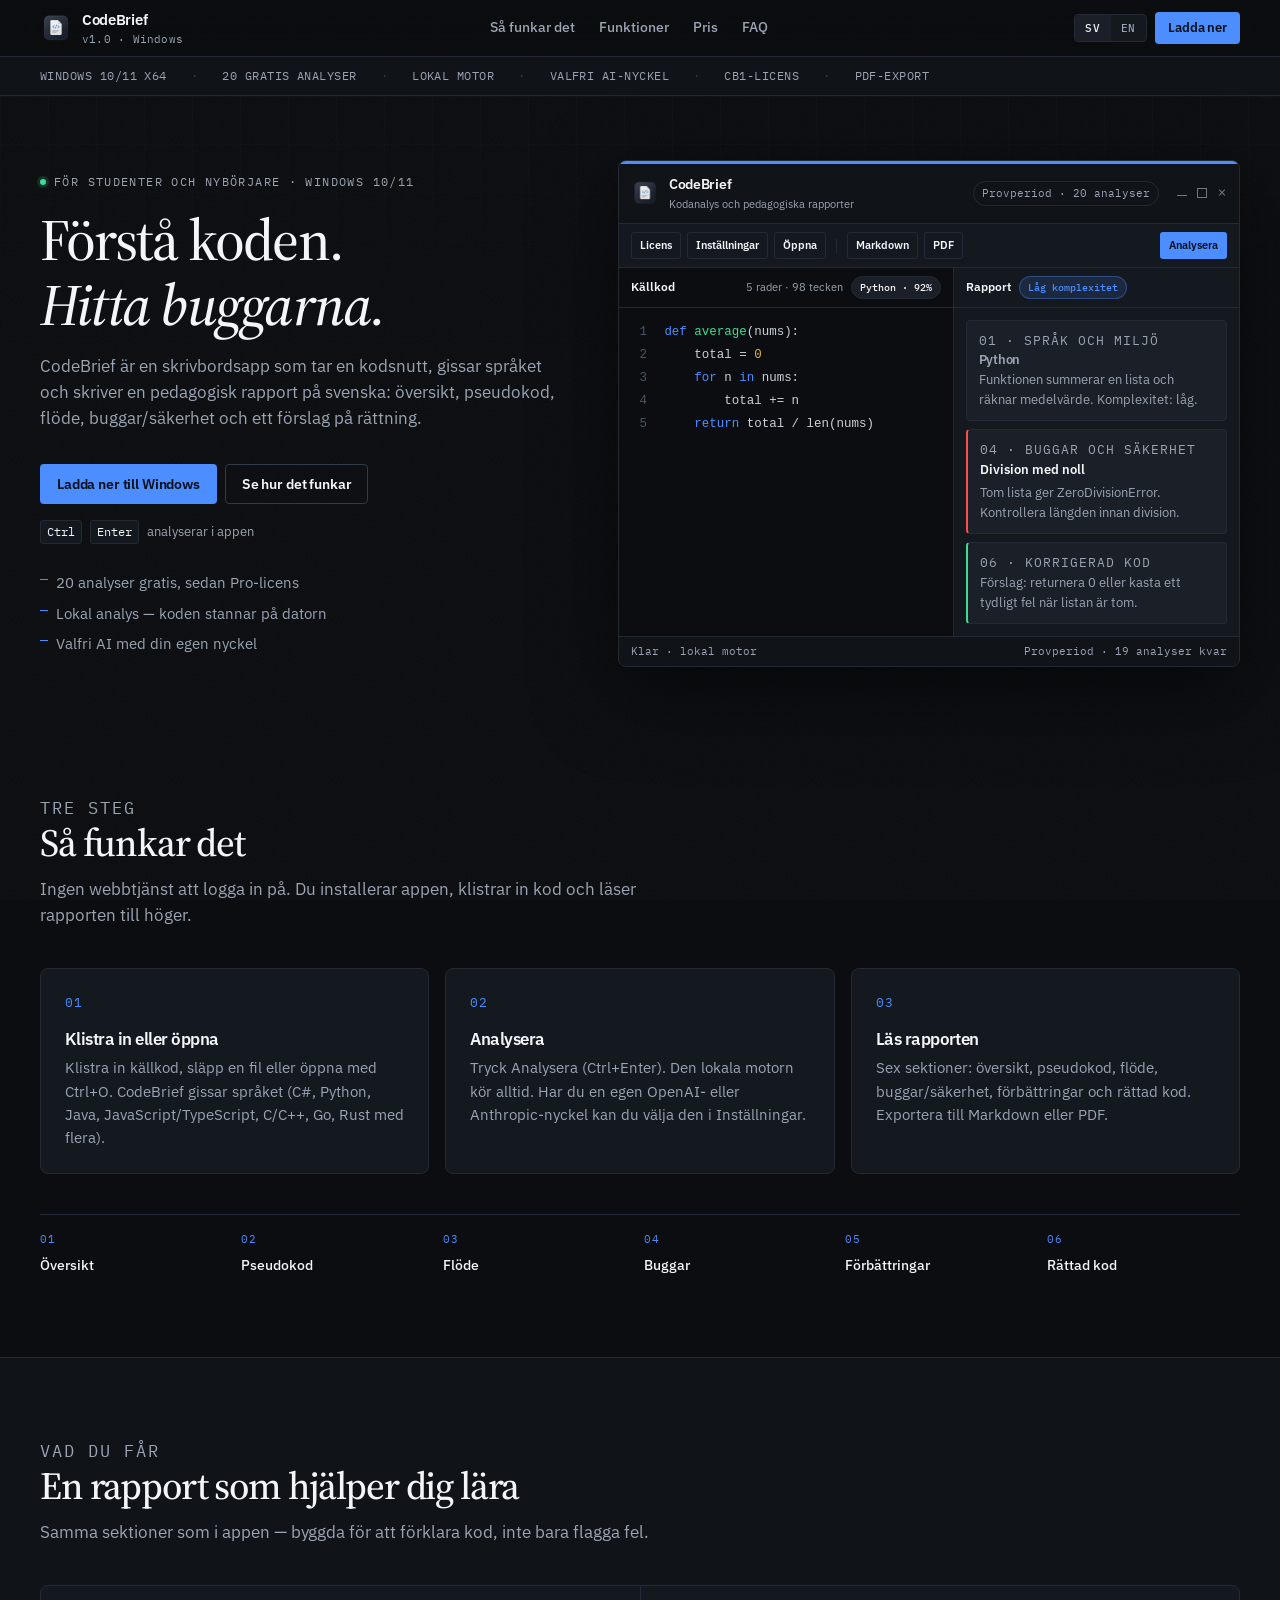
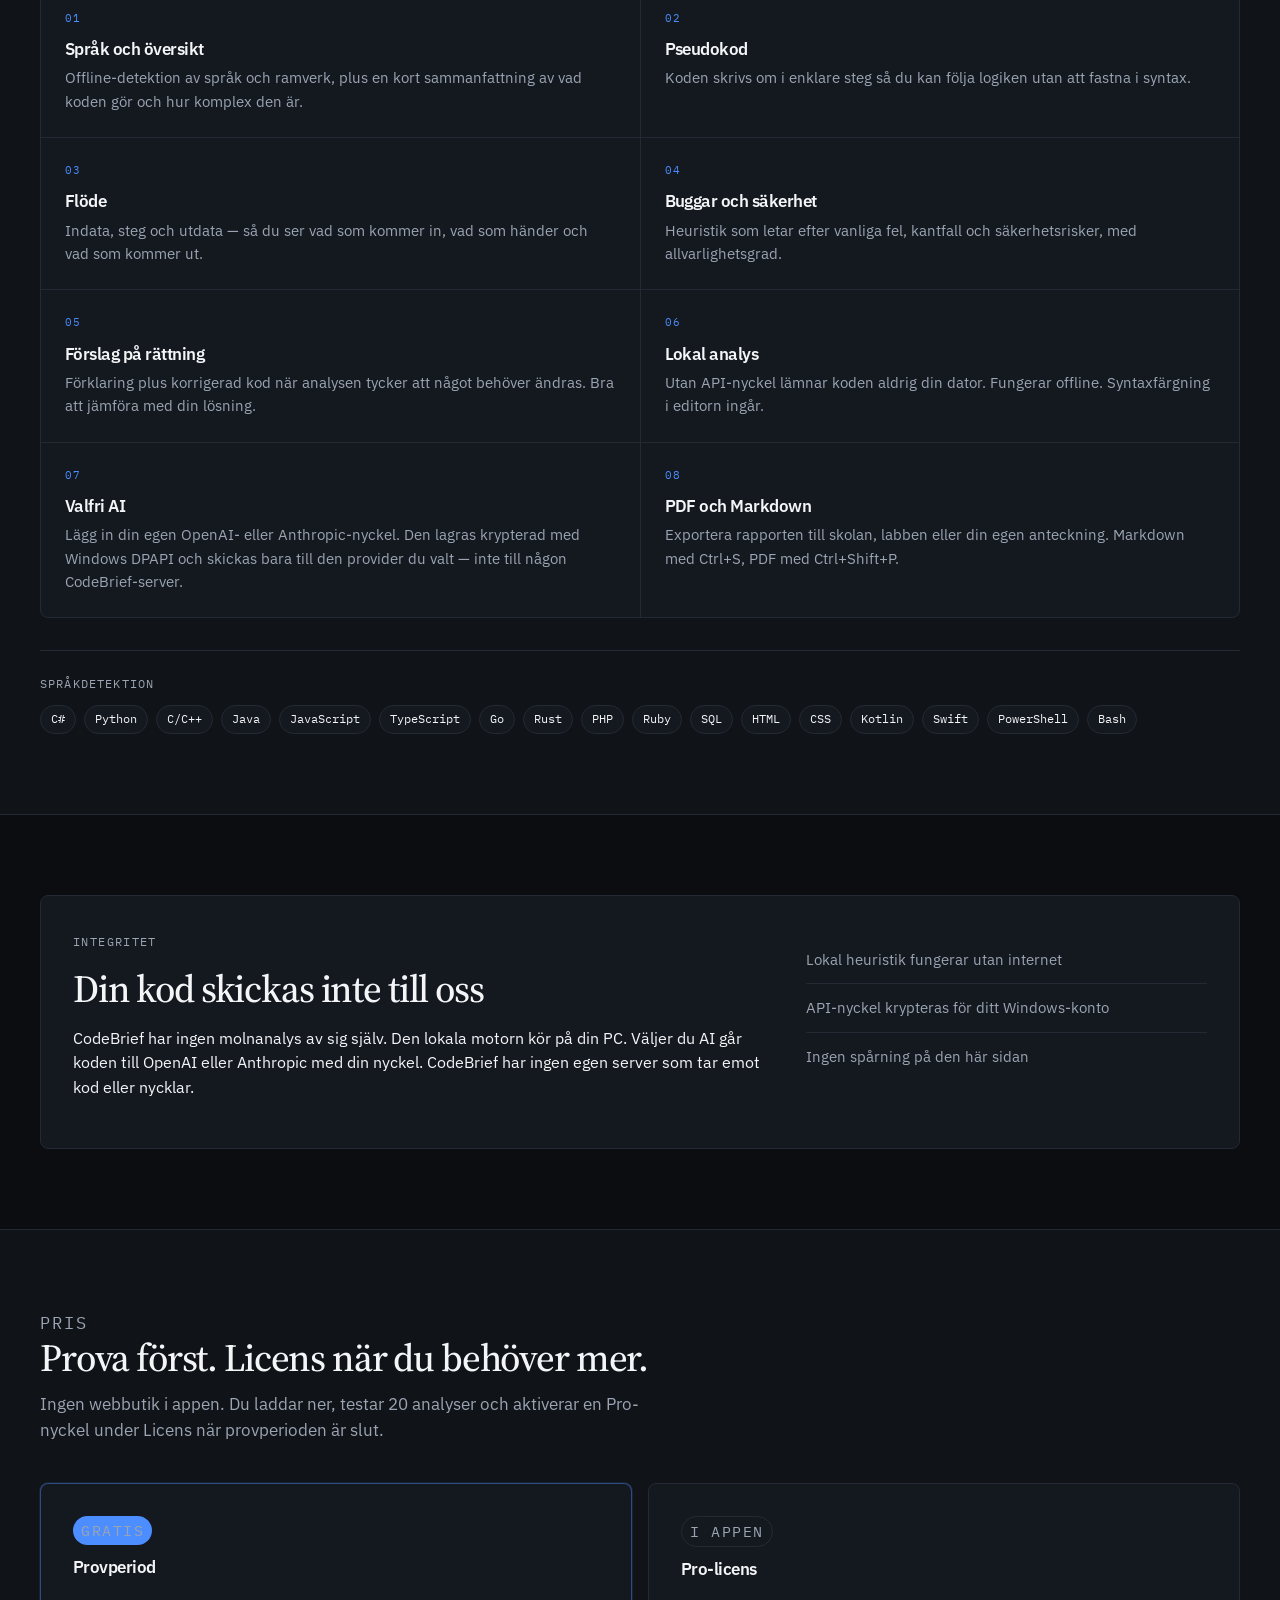
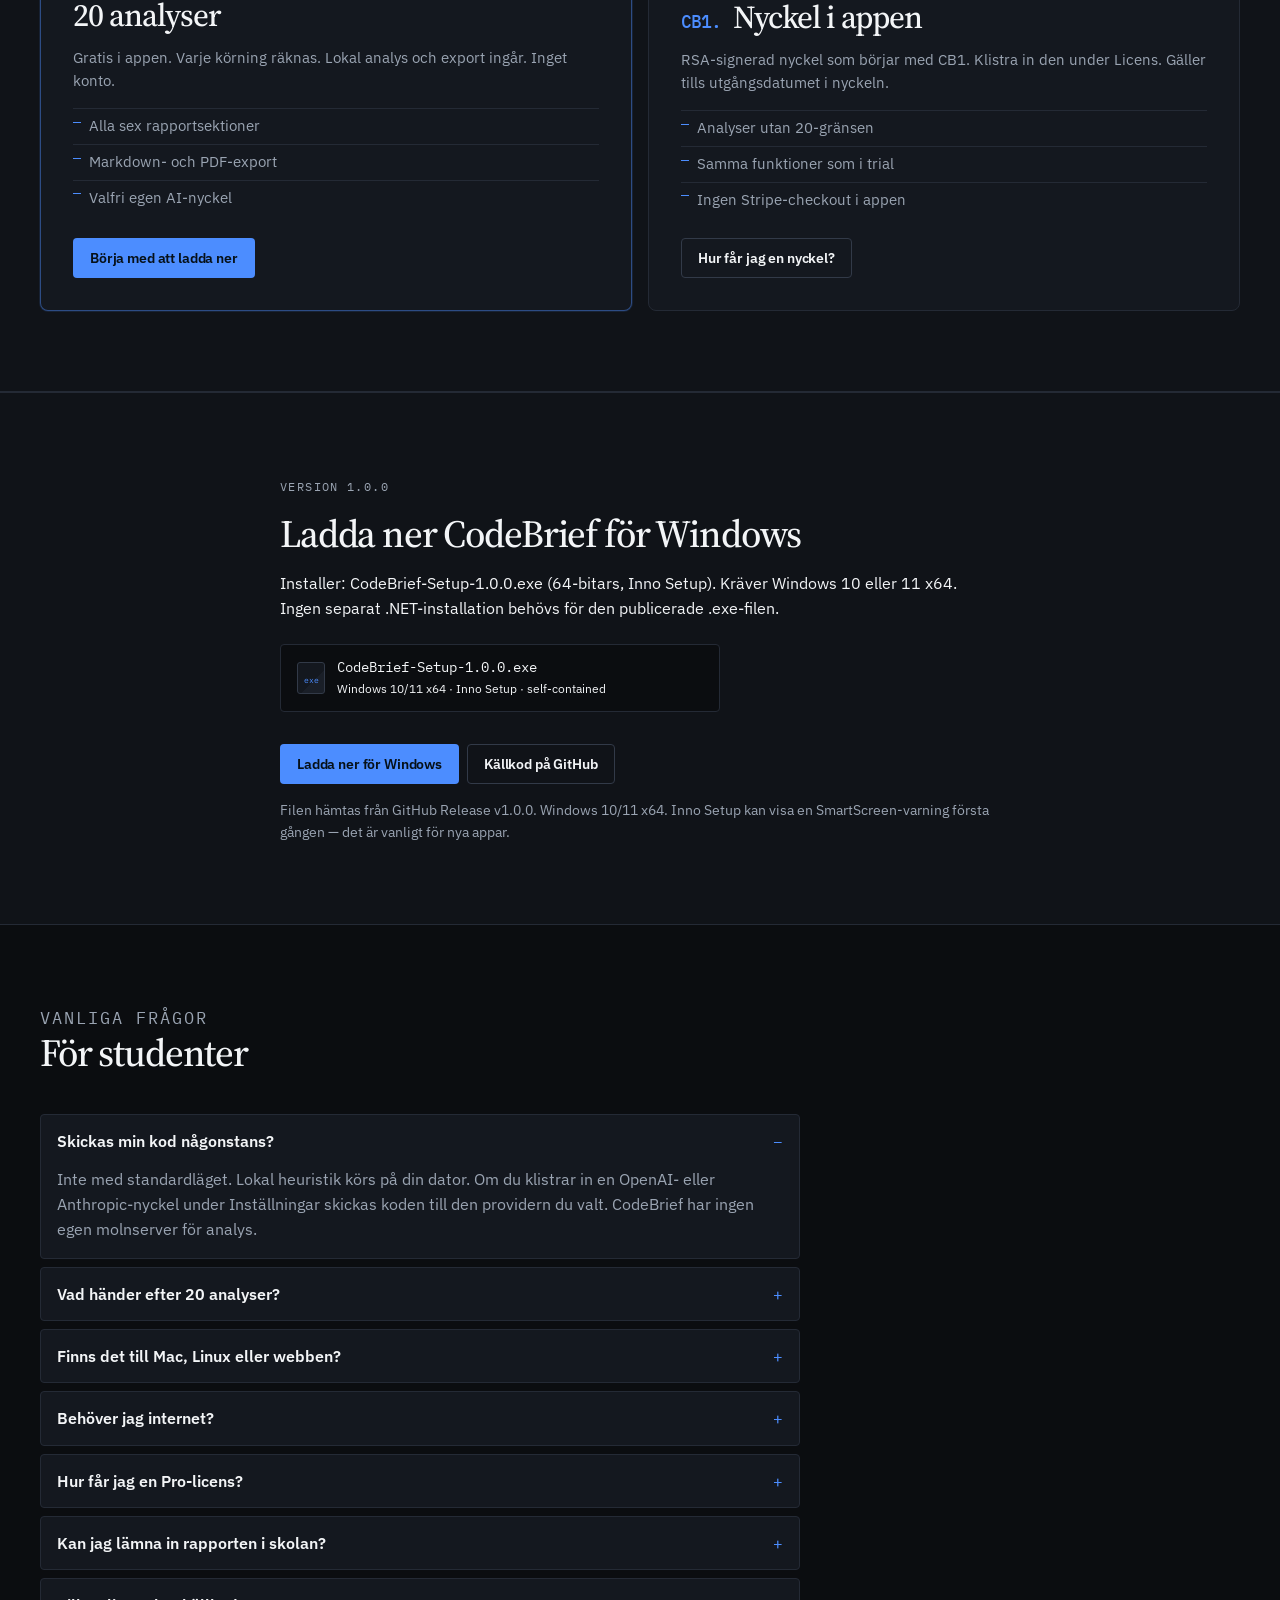
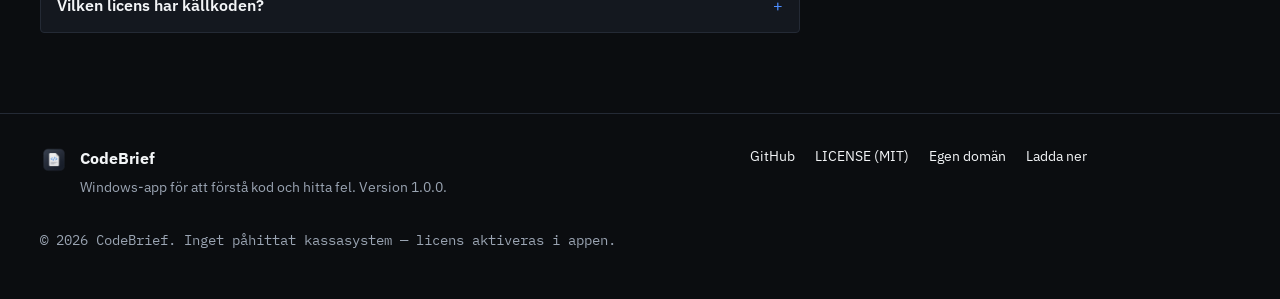
<file: docs/index.html>
<!DOCTYPE html>
<html lang="sv">
<head>
  <meta charset="utf-8">
  <meta name="viewport" content="width=device-width, initial-scale=1">
  <title>CodeBrief — Förstå kod och hitta buggar</title>
  <meta name="description" content="CodeBrief är en Windows-app för studenter. Klistra in kod, få översikt, pseudokod, flöde och buggar/säkerhet. Lokal analys, 20 gratis analyser.">
  <meta name="theme-color" content="#0B0D10">
  <link rel="icon" href="./assets/favicon.ico">
  <link rel="apple-touch-icon" href="./assets/logo.png">
  <meta property="og:title" content="CodeBrief — Förstå kod och hitta buggar">
  <meta property="og:description" content="Windows-app för studenter: förstå kod, hitta fel, exportera rapport. Lokal analys utan att skicka koden.">
  <meta property="og:image" content="./assets/logo.png">
  <meta property="og:type" content="website">
  <link rel="preconnect" href="https://fonts.googleapis.com">
  <link rel="preconnect" href="https://fonts.gstatic.com" crossorigin>
  <link href="https://fonts.googleapis.com/css2?family=IBM+Plex+Mono:wght@400;500&family=IBM+Plex+Sans:wght@400;500;600&family=Source+Serif+4:ital,opsz,wght@0,8..60,500;0,8..60,600;1,8..60,500&display=swap" rel="stylesheet">
  <link rel="stylesheet" href="./styles.css">
</head>
<body>
  <a class="skip" href="#innehall" data-i18n="skip">Hoppa till innehållet</a>

  <header class="site-header">
    <div class="wrap header-inner">
      <a class="brand" href="#top">
        <img src="./assets/logo.png" alt="" width="32" height="32">
        <span>
          <strong>CodeBrief</strong>
          <small data-i18n="brand.tag">v1.0 · Windows</small>
        </span>
      </a>

      <nav class="nav" id="nav" aria-label="Huvudmeny">
        <a href="#sa-funkar-det" data-i18n="nav.how">Så funkar det</a>
        <a href="#funktioner" data-i18n="nav.features">Funktioner</a>
        <a href="#pris" data-i18n="nav.pricing">Pris</a>
        <a href="#faq" data-i18n="nav.faq">FAQ</a>
        <a href="#ladda-ner" class="nav-download" data-i18n="nav.download">Ladda ner</a>
      </nav>

      <div class="header-actions">
        <div class="lang" role="group" aria-label="Language">
          <button type="button" id="lang-sv" aria-pressed="true">SV</button>
          <button type="button" id="lang-en" aria-pressed="false">EN</button>
        </div>
        <a class="btn btn-primary btn-compact" href="#ladda-ner" data-i18n="nav.download">Ladda ner</a>
        <button type="button" class="menu-btn" id="menu-btn" aria-expanded="false" aria-controls="nav" data-i18n="nav.menu">Meny</button>
      </div>
    </div>
  </header>

  <div class="spec-bar" aria-hidden="false">
    <div class="wrap spec-inner">
      <span data-i18n="spec.1">Windows 10/11 x64</span>
      <span data-i18n="spec.2">20 gratis analyser</span>
      <span data-i18n="spec.3">Lokal motor</span>
      <span data-i18n="spec.4">Valfri AI-nyckel</span>
      <span data-i18n="spec.5">CB1-licens</span>
      <span data-i18n="spec.6">PDF-export</span>
    </div>
  </div>

  <main id="innehall">
    <section class="hero" id="top">
      <div class="wrap hero-grid">
        <div class="hero-copy">
          <p class="eyebrow">
            <span class="dot" aria-hidden="true"></span>
            <span data-i18n="hero.eyebrow">För studenter och nybörjare · Windows 10/11</span>
          </p>
          <h1>
            <span data-i18n="hero.title.1">Förstå koden.</span>
            <em data-i18n="hero.title.2">Hitta buggarna.</em>
          </h1>
          <p class="lede" data-i18n="hero.lede">CodeBrief är en skrivbordsapp som tar en kodsnutt, gissar språket och skriver en pedagogisk rapport på svenska: översikt, pseudokod, flöde, buggar/säkerhet och ett förslag på rättning.</p>
          <div class="hero-cta">
            <a class="btn btn-primary" id="cta-download" href="#ladda-ner" data-i18n="hero.cta">Ladda ner till Windows</a>
            <a class="btn btn-ghost" href="#sa-funkar-det" data-i18n="hero.secondary">Se hur det funkar</a>
          </div>
          <p class="kbd-hint">
            <kbd>Ctrl</kbd><kbd>Enter</kbd>
            <span data-i18n="hero.kbd">analyserar i appen</span>
          </p>
          <ul class="hero-points">
            <li data-i18n="hero.p1">20 analyser gratis, sedan Pro-licens</li>
            <li data-i18n="hero.p2">Lokal analys — koden stannar på datorn</li>
            <li data-i18n="hero.p3">Valfri AI med din egen nyckel</li>
          </ul>
        </div>

        <figure class="studio-window" aria-hidden="true">
          <div class="win-accent"></div>
          <header class="win-titlebar">
            <img src="./assets/logo.png" alt="" width="28" height="28">
            <div class="win-titles">
              <div class="win-name">CodeBrief</div>
              <div class="win-sub" data-i18n="app.subtitle">Kodanalys och pedagogiska rapporter</div>
            </div>
            <span class="win-pill" data-i18n="app.trial">Provperiod · 20 analyser</span>
            <div class="win-caption" aria-hidden="true">
              <span class="cap-min"></span>
              <span class="cap-max"></span>
              <span class="cap-close"></span>
            </div>
          </header>
          <div class="win-toolbar">
            <span class="tb-ghost" data-i18n="mock.license">Licens</span>
            <span class="tb-ghost" data-i18n="mock.settings">Inställningar</span>
            <span class="tb-ghost" data-i18n="mock.open">Öppna</span>
            <span class="tb-sep"></span>
            <span class="tb-ghost" data-i18n="mock.md">Markdown</span>
            <span class="tb-ghost" data-i18n="mock.pdf">PDF</span>
            <span class="tb-primary" data-i18n="mock.analyze">Analysera</span>
          </div>
          <div class="win-body">
            <div class="win-editor">
              <div class="win-pane-head">
                <span data-i18n="mock.source">Källkod</span>
                <span class="win-meta" data-i18n="mock.lines">5 rader · 98 tecken</span>
                <span class="chip">Python · 92%</span>
              </div>
              <pre class="code-sample" tabindex="-1"><code><span class="ln">1</span> <span class="kw">def</span> <span class="fn">average</span>(nums):
<span class="ln">2</span>     total = <span class="num">0</span>
<span class="ln">3</span>     <span class="kw">for</span> n <span class="kw">in</span> nums:
<span class="ln">4</span>         total += n
<span class="ln">5</span>     <span class="kw">return</span> total / len(nums)</code></pre>
            </div>
            <div class="win-report">
              <div class="win-pane-head">
                <span data-i18n="mock.report">Rapport</span>
                <span class="chip chip-accent" data-i18n="mock.complexity">Låg komplexitet</span>
              </div>
              <article class="mini-card">
                <p class="mini-kicker" data-i18n="mock.lang">01 · Språk och miljö</p>
                <p class="mini-title">Python</p>
                <p data-i18n="mock.overview">Funktionen summerar en lista och räknar medelvärde. Komplexitet: låg.</p>
              </article>
              <article class="mini-card finding">
                <p class="mini-kicker" data-i18n="mock.bugs">04 · Buggar och säkerhet</p>
                <p class="finding-title" data-i18n="mock.bugTitle">Division med noll</p>
                <p data-i18n="mock.bugDetail">Tom lista ger ZeroDivisionError. Kontrollera längden innan division.</p>
              </article>
              <article class="mini-card ok">
                <p class="mini-kicker" data-i18n="mock.fix">06 · Korrigerad kod</p>
                <p data-i18n="mock.fixDetail">Förslag: returnera 0 eller kasta ett tydligt fel när listan är tom.</p>
              </article>
            </div>
          </div>
          <footer class="win-status">
            <span data-i18n="mock.status">Klar · lokal motor</span>
            <span data-i18n="mock.remain">Provperiod · 19 analyser kvar</span>
          </footer>
        </figure>
      </div>
    </section>

    <section class="section" id="sa-funkar-det">
      <div class="wrap">
        <header class="section-head">
          <p class="eyebrow" data-i18n="how.kicker">Tre steg</p>
          <h2 data-i18n="how.title">Så funkar det</h2>
          <p data-i18n="how.lede">Ingen webbtjänst att logga in på. Du installerar appen, klistrar in kod och läser rapporten till höger.</p>
        </header>
        <ol class="steps">
          <li>
            <span class="step-num">01</span>
            <h3 data-i18n="how.1.title">Klistra in eller öppna</h3>
            <p data-i18n="how.1.body">Klistra in källkod, släpp en fil eller öppna med Ctrl+O. CodeBrief gissar språket (C#, Python, Java, JavaScript/TypeScript, C/C++, Go, Rust med flera).</p>
          </li>
          <li>
            <span class="step-num">02</span>
            <h3 data-i18n="how.2.title">Analysera</h3>
            <p data-i18n="how.2.body">Tryck Analysera (Ctrl+Enter). Den lokala motorn kör alltid. Har du en egen OpenAI- eller Anthropic-nyckel kan du välja den i Inställningar.</p>
          </li>
          <li>
            <span class="step-num">03</span>
            <h3 data-i18n="how.3.title">Läs rapporten</h3>
            <p data-i18n="how.3.body">Sex sektioner: översikt, pseudokod, flöde, buggar/säkerhet, förbättringar och rättad kod. Exportera till Markdown eller PDF.</p>
          </li>
        </ol>

        <ol class="report-rail" aria-label="Rapportens sektioner">
          <li><span>01</span><strong data-i18n="rail.1">Översikt</strong></li>
          <li><span>02</span><strong data-i18n="rail.2">Pseudokod</strong></li>
          <li><span>03</span><strong data-i18n="rail.3">Flöde</strong></li>
          <li><span>04</span><strong data-i18n="rail.4">Buggar</strong></li>
          <li><span>05</span><strong data-i18n="rail.5">Förbättringar</strong></li>
          <li><span>06</span><strong data-i18n="rail.6">Rättad kod</strong></li>
        </ol>
      </div>
    </section>

    <section class="section section-alt" id="funktioner">
      <div class="wrap">
        <header class="section-head">
          <p class="eyebrow" data-i18n="feat.kicker">Vad du får</p>
          <h2 data-i18n="feat.title">En rapport som hjälper dig lära</h2>
          <p data-i18n="feat.lede">Samma sektioner som i appen — byggda för att förklara kod, inte bara flagga fel.</p>
        </header>
        <div class="feature-grid">
          <article class="feature">
            <span class="feat-num">01</span>
            <h3 data-i18n="feat.1.title">Språk och översikt</h3>
            <p data-i18n="feat.1.body">Offline-detektion av språk och ramverk, plus en kort sammanfattning av vad koden gör och hur komplex den är.</p>
          </article>
          <article class="feature">
            <span class="feat-num">02</span>
            <h3 data-i18n="feat.2.title">Pseudokod</h3>
            <p data-i18n="feat.2.body">Koden skrivs om i enklare steg så du kan följa logiken utan att fastna i syntax.</p>
          </article>
          <article class="feature">
            <span class="feat-num">03</span>
            <h3 data-i18n="feat.3.title">Flöde</h3>
            <p data-i18n="feat.3.body">Indata, steg och utdata — så du ser vad som kommer in, vad som händer och vad som kommer ut.</p>
          </article>
          <article class="feature">
            <span class="feat-num">04</span>
            <h3 data-i18n="feat.4.title">Buggar och säkerhet</h3>
            <p data-i18n="feat.4.body">Heuristik som letar efter vanliga fel, kantfall och säkerhetsrisker, med allvarlighetsgrad.</p>
          </article>
          <article class="feature">
            <span class="feat-num">05</span>
            <h3 data-i18n="feat.5.title">Förslag på rättning</h3>
            <p data-i18n="feat.5.body">Förklaring plus korrigerad kod när analysen tycker att något behöver ändras. Bra att jämföra med din lösning.</p>
          </article>
          <article class="feature">
            <span class="feat-num">06</span>
            <h3 data-i18n="feat.6.title">Lokal analys</h3>
            <p data-i18n="feat.6.body">Utan API-nyckel lämnar koden aldrig din dator. Fungerar offline. Syntaxfärgning i editorn ingår.</p>
          </article>
          <article class="feature">
            <span class="feat-num">07</span>
            <h3 data-i18n="feat.7.title">Valfri AI</h3>
            <p data-i18n="feat.7.body">Lägg in din egen OpenAI- eller Anthropic-nyckel. Den lagras krypterad med Windows DPAPI och skickas bara till den provider du valt — inte till någon CodeBrief-server.</p>
          </article>
          <article class="feature">
            <span class="feat-num">08</span>
            <h3 data-i18n="feat.8.title">PDF och Markdown</h3>
            <p data-i18n="feat.8.body">Exportera rapporten till skolan, labben eller din egen anteckning. Markdown med Ctrl+S, PDF med Ctrl+Shift+P.</p>
          </article>
        </div>
        <div class="lang-strip">
          <p class="lang-label" data-i18n="feat.langs.label">Språkdetektion</p>
          <ul class="lang-chips">
            <li>C#</li>
            <li>Python</li>
            <li>C/C++</li>
            <li>Java</li>
            <li>JavaScript</li>
            <li>TypeScript</li>
            <li>Go</li>
            <li>Rust</li>
            <li>PHP</li>
            <li>Ruby</li>
            <li>SQL</li>
            <li>HTML</li>
            <li>CSS</li>
            <li>Kotlin</li>
            <li>Swift</li>
            <li>PowerShell</li>
            <li>Bash</li>
          </ul>
        </div>
      </div>
    </section>

    <section class="section" id="integritet">
      <div class="wrap privacy">
        <div>
          <p class="eyebrow" data-i18n="privacy.kicker">Integritet</p>
          <h2 data-i18n="privacy.title">Din kod skickas inte till oss</h2>
          <p data-i18n="privacy.body">CodeBrief har ingen molnanalys av sig själv. Den lokala motorn kör på din PC. Väljer du AI går koden till OpenAI eller Anthropic med din nyckel. CodeBrief har ingen egen server som tar emot kod eller nycklar.</p>
        </div>
        <ul class="privacy-list">
          <li data-i18n="privacy.l1">Lokal heuristik fungerar utan internet</li>
          <li data-i18n="privacy.l2">API-nyckel krypteras för ditt Windows-konto</li>
          <li data-i18n="privacy.l3">Ingen spårning på den här sidan</li>
        </ul>
      </div>
    </section>

    <section class="section section-alt" id="pris">
      <div class="wrap">
        <header class="section-head">
          <p class="eyebrow" data-i18n="price.kicker">Pris</p>
          <h2 data-i18n="price.title">Prova först. Licens när du behöver mer.</h2>
          <p data-i18n="price.lede">Ingen webbutik i appen. Du laddar ner, testar 20 analyser och aktiverar en Pro-nyckel under Licens när provperioden är slut.</p>
        </header>
        <div class="pricing">
          <article class="price-card featured">
            <p class="price-pill" data-i18n="price.trial.pill">Gratis</p>
            <h3 data-i18n="price.trial.name">Provperiod</h3>
            <p class="price-value" data-i18n="price.trial.cost">20 analyser</p>
            <p data-i18n="price.trial.body">Gratis i appen. Varje körning räknas. Lokal analys och export ingår. Inget konto.</p>
            <ul>
              <li data-i18n="price.trial.l1">Alla sex rapportsektioner</li>
              <li data-i18n="price.trial.l2">Markdown- och PDF-export</li>
              <li data-i18n="price.trial.l3">Valfri egen AI-nyckel</li>
            </ul>
            <a class="btn btn-primary" href="#ladda-ner" data-i18n="price.trial.cta">Börja med att ladda ner</a>
          </article>
          <article class="price-card">
            <p class="price-pill muted" data-i18n="price.pro.pill">I appen</p>
            <h3 data-i18n="price.pro.name">Pro-licens</h3>
            <p class="price-value"><span class="mono">CB1.</span> <span data-i18n="price.pro.cost">Nyckel i appen</span></p>
            <p data-i18n="price.pro.body">RSA-signerad nyckel som börjar med CB1. Klistra in den under Licens. Gäller tills utgångsdatumet i nyckeln.</p>
            <ul>
              <li data-i18n="price.pro.l1">Analyser utan 20-gränsen</li>
              <li data-i18n="price.pro.l2">Samma funktioner som i trial</li>
              <li data-i18n="price.pro.l3">Ingen Stripe-checkout i appen</li>
            </ul>
            <a class="btn btn-ghost" href="#faq" data-i18n="price.pro.cta">Hur får jag en nyckel?</a>
          </article>
        </div>
      </div>
    </section>

    <section class="section download" id="ladda-ner">
      <div class="wrap download-inner">
        <p class="eyebrow" data-i18n="dl.kicker">Version 1.0.0</p>
        <h2 data-i18n="dl.title">Ladda ner CodeBrief för Windows</h2>
        <p data-i18n="dl.body">Installer: CodeBrief-Setup-1.0.0.exe (64-bitars, Inno Setup). Kräver Windows 10 eller 11 x64. Ingen separat .NET-installation behövs för den publicerade .exe-filen.</p>
        <div class="file-card">
          <span class="file-icon" aria-hidden="true"></span>
          <div>
            <p class="file-name">CodeBrief-Setup-1.0.0.exe</p>
            <p class="file-meta" data-i18n="dl.meta">Windows 10/11 x64 · Inno Setup · self-contained</p>
          </div>
        </div>
        <div class="hero-cta">
          <a class="btn btn-primary" id="release-link" href="https://github.com/KhalilShakra/codebrief/releases/download/v1.0.0/CodeBrief-Setup-1.0.0.exe" data-i18n="dl.cta">Ladda ner för Windows</a>
          <a class="btn btn-ghost" id="source-link" href="https://github.com/KhalilShakra/codebrief" data-i18n="dl.source">Källkod på GitHub</a>
        </div>
        <p class="dl-note" id="release-note" data-i18n="dl.note">Filen hämtas från GitHub Release v1.0.0. Windows 10/11 x64. Inno Setup kan visa en SmartScreen-varning första gången — det är vanligt för nya appar.</p>
      </div>
    </section>

    <section class="section" id="faq">
      <div class="wrap">
        <header class="section-head">
          <p class="eyebrow" data-i18n="faq.kicker">Vanliga frågor</p>
          <h2 data-i18n="faq.title">För studenter</h2>
        </header>
        <div class="faq">
          <details open>
            <summary data-i18n="faq.1.q">Skickas min kod någonstans?</summary>
            <p data-i18n="faq.1.a">Inte med standardläget. Lokal heuristik körs på din dator. Om du klistrar in en OpenAI- eller Anthropic-nyckel under Inställningar skickas koden till den providern du valt. CodeBrief har ingen egen molnserver för analys.</p>
          </details>
          <details>
            <summary data-i18n="faq.2.q">Vad händer efter 20 analyser?</summary>
            <p data-i18n="faq.2.a">Provperioden tar slut. Appen ber dig aktivera en licensnyckel under Licens. Nyckeln börjar med CB1. och är RSA-signerad. Det finns ingen inbyggd kortbetalning.</p>
          </details>
          <details>
            <summary data-i18n="faq.3.q">Finns det till Mac, Linux eller webben?</summary>
            <p data-i18n="faq.3.a">Nej. CodeBrief 1.0 är en Windows-app (WPF) för Windows 10/11 x64. Den här sidan är bara information — analysen körs inte i webbläsaren.</p>
          </details>
          <details>
            <summary data-i18n="faq.4.q">Behöver jag internet?</summary>
            <p data-i18n="faq.4.a">Nej för lokal analys och språkdetektion. Ja om du använder OpenAI eller Anthropic.</p>
          </details>
          <details>
            <summary data-i18n="faq.5.q">Hur får jag en Pro-licens?</summary>
            <p data-i18n="faq.5.a">Utgivaren skapar en CB1.-nyckel (tools/CodeBrief.LicenseGen). Du klistrar in den i appen. Kontakta den som ger ut CodeBrief — det finns ingen automatisk webbshop i version 1.0.</p>
          </details>
          <details>
            <summary data-i18n="faq.6.q">Kan jag lämna in rapporten i skolan?</summary>
            <p data-i18n="faq.6.a">Du kan exportera till PDF eller Markdown. Använd det som hjälp att förstå koden. Följ din skolas regler för hjälpmedel och plagiering.</p>
          </details>
          <details>
            <summary data-i18n="faq.7.q">Vilken licens har källkoden?</summary>
            <p data-i18n="faq.7.a">MIT. QuestPDF i PDF-exporten används under Community License.</p>
          </details>
        </div>
      </div>
    </section>
  </main>

  <footer class="site-footer">
    <div class="wrap footer-grid">
      <div class="footer-brand">
        <img src="./assets/logo.png" alt="" width="28" height="28">
        <div>
          <strong>CodeBrief</strong>
          <p data-i18n="footer.tag">Windows-app för att förstå kod och hitta fel. Version 1.0.0.</p>
        </div>
      </div>
      <nav aria-label="Sidfot">
        <a id="footer-github" href="https://github.com/KhalilShakra/codebrief" data-i18n="footer.github">GitHub</a>
        <a id="footer-license" href="https://github.com/KhalilShakra/codebrief/blob/main/LICENSE" data-i18n="footer.license">LICENSE (MIT)</a>
        <a href="./DOMAIN.md" data-i18n="footer.domain">Egen domän</a>
        <a href="#ladda-ner" data-i18n="footer.download">Ladda ner</a>
      </nav>
      <p class="copy" data-i18n="footer.copy">© 2026 CodeBrief. Inget påhittat kassasystem — licens aktiveras i appen.</p>
    </div>
  </footer>

  <script src="./app.js"></script>
</body>
</html>
</file>
<file: docs/styles.css>
:root {
  --ink-0: #0b0d10;
  --ink-1: #101318;
  --ink-2: #14181f;
  --ink-3: #1a1f28;
  --hairline: #242a35;
  --hairline-strong: #323a48;
  --paper: #f3f5f7;
  --paper-muted: #9aa4b2;
  --accent: #4c8dff;
  --accent-hover: #6ba3ff;
  --accent-ink: #061018;
  --accent-dim: rgba(76, 141, 255, 0.14);
  --ok: #3ddc97;
  --danger: #f85149;
  --warn: #e3b341;
  --shadow: 0 1px 0 rgba(255, 255, 255, 0.04) inset, 0 24px 80px rgba(0, 0, 0, 0.55);
  --radius: 8px;
  --radius-sm: 4px;
  --font: "IBM Plex Sans", "Segoe UI", system-ui, sans-serif;
  --serif: "Source Serif 4", "Iowan Old Style", Palatino, "Times New Roman", serif;
  --mono: "IBM Plex Mono", "Cascadia Code", Consolas, monospace;
  --wrap: 1200px;
  --s1: 8px;
  --s2: 16px;
  --s3: 24px;
  --s4: 32px;
  --s5: 40px;
  --s6: 48px;
  --s8: 64px;
  --header-h: 56px;
}

*,
*::before,
*::after {
  box-sizing: border-box;
}

html {
  scroll-behavior: smooth;
}

@media (prefers-reduced-motion: reduce) {
  html {
    scroll-behavior: auto;
  }

  *,
  *::before,
  *::after {
    animation: none !important;
    transition: none !important;
  }
}

body {
  margin: 0;
  font-family: var(--font);
  font-size: 16px;
  background: var(--ink-0);
  color: var(--paper);
  line-height: 1.55;
  min-height: 100vh;
  -webkit-font-smoothing: antialiased;
}

body::before {
  content: "";
  pointer-events: none;
  position: fixed;
  inset: 0;
  background-image:
    linear-gradient(rgba(36, 42, 53, 0.45) 1px, transparent 1px),
    linear-gradient(90deg, rgba(36, 42, 53, 0.45) 1px, transparent 1px);
  background-size: 48px 48px;
  mask-image: linear-gradient(180deg, rgba(0, 0, 0, 0.4), transparent 38%);
  z-index: 0;
}

body::after {
  content: "";
  pointer-events: none;
  position: fixed;
  inset: 0;
  opacity: 0.04;
  background-image: url("data:image/svg+xml,%3Csvg xmlns='http://www.w3.org/2000/svg' width='160' height='160'%3E%3Cfilter id='n'%3E%3CfeTurbulence type='fractalNoise' baseFrequency='.85' numOctaves='4' stitchTiles='stitch'/%3E%3C/filter%3E%3Crect width='100%25' height='100%25' filter='url(%23n)'/%3E%3C/svg%3E");
  z-index: 0;
}

::selection {
  background: rgba(76, 141, 255, 0.28);
  color: var(--paper);
}

.skip {
  position: absolute;
  left: 12px;
  top: -48px;
  z-index: 50;
  background: var(--accent);
  color: var(--accent-ink);
  padding: 8px 12px;
  border-radius: var(--radius-sm);
  font-weight: 600;
}

.skip:focus {
  top: 12px;
}

a {
  color: var(--accent);
  text-decoration-thickness: 1px;
  text-underline-offset: 3px;
}

a:hover {
  color: var(--accent-hover);
}

:focus-visible {
  outline: 2px solid var(--accent);
  outline-offset: 3px;
}

.wrap {
  width: min(var(--wrap), calc(100% - 48px));
  margin-inline: auto;
  position: relative;
  z-index: 1;
}

.site-header {
  position: sticky;
  top: 0;
  z-index: 20;
  background: color-mix(in srgb, var(--ink-0) 86%, transparent);
  backdrop-filter: blur(16px);
  border-bottom: 1px solid var(--hairline);
}

.header-inner {
  display: flex;
  align-items: center;
  justify-content: space-between;
  gap: var(--s2);
  min-height: var(--header-h);
}

.brand {
  display: flex;
  align-items: center;
  gap: 10px;
  color: var(--paper);
  text-decoration: none;
  flex-shrink: 0;
}

.brand img {
  width: 32px;
  height: 32px;
  border-radius: 8px;
}

.brand strong {
  display: block;
  font-size: 0.95rem;
  letter-spacing: -0.02em;
  font-weight: 600;
}

.brand small {
  display: block;
  color: var(--paper-muted);
  font-size: 0.7rem;
  font-family: var(--mono);
  letter-spacing: 0.02em;
}

.nav {
  display: flex;
  align-items: center;
  gap: var(--s3);
}

.nav a {
  color: var(--paper-muted);
  text-decoration: none;
  font-size: 0.875rem;
  font-weight: 500;
}

.nav a:hover,
.nav a:focus-visible {
  color: var(--paper);
}

.nav-download {
  display: none;
}

.header-actions {
  display: flex;
  align-items: center;
  gap: var(--s1);
}

.lang {
  display: inline-flex;
  border: 1px solid var(--hairline);
  border-radius: var(--radius-sm);
  overflow: hidden;
  background: var(--ink-2);
}

.lang button {
  appearance: none;
  border: 0;
  background: transparent;
  color: var(--paper-muted);
  font-family: var(--mono);
  font-size: 0.7rem;
  font-weight: 500;
  letter-spacing: 0.06em;
  padding: 6px 10px;
  cursor: pointer;
}

.lang button[aria-pressed="true"] {
  background: var(--ink-3);
  color: var(--paper);
}

.menu-btn {
  display: none;
  appearance: none;
  border: 1px solid var(--hairline);
  background: var(--ink-2);
  color: var(--paper);
  font: inherit;
  font-size: 0.875rem;
  padding: 8px 12px;
  border-radius: var(--radius-sm);
  cursor: pointer;
}

.spec-bar {
  position: relative;
  z-index: 1;
  border-bottom: 1px solid var(--hairline);
  background: var(--ink-1);
}

.spec-inner {
  display: flex;
  flex-wrap: wrap;
  gap: 8px 24px;
  padding: 10px 0;
  font-family: var(--mono);
  font-size: 0.72rem;
  letter-spacing: 0.04em;
  color: var(--paper-muted);
  text-transform: uppercase;
}

.spec-inner span + span::before {
  content: "·";
  margin-right: 24px;
  color: var(--hairline-strong);
}

.hero {
  padding: 64px 0 48px;
  position: relative;
  z-index: 1;
}

.hero-grid {
  display: grid;
  grid-template-columns: minmax(0, 0.92fr) minmax(0, 1.08fr);
  gap: 48px;
  align-items: center;
}

.eyebrow {
  display: inline-flex;
  align-items: center;
  gap: 8px;
  color: var(--paper-muted);
  font-family: var(--mono);
  font-size: 0.72rem;
  letter-spacing: 0.12em;
  text-transform: uppercase;
  margin: 0 0 16px;
}

.dot {
  width: 6px;
  height: 6px;
  border-radius: 50%;
  background: var(--ok);
  box-shadow: 0 0 0 3px rgba(61, 220, 151, 0.16);
}

h1,
h2,
h3 {
  letter-spacing: -0.03em;
  line-height: 1.12;
}

h1 {
  font-family: var(--serif);
  font-size: clamp(2.35rem, 4.8vw, 3.65rem);
  font-weight: 500;
  margin: 0 0 16px;
  display: flex;
  flex-direction: column;
}

h1 em {
  font-style: italic;
  font-weight: 500;
  color: var(--paper);
}

.lede,
.section-head p {
  color: var(--paper-muted);
  font-size: 1.05rem;
  max-width: 40rem;
  margin: 0;
}

.hero-cta {
  display: flex;
  flex-wrap: wrap;
  gap: 8px;
  margin: 32px 0 16px;
}

.btn {
  display: inline-flex;
  align-items: center;
  justify-content: center;
  min-height: 40px;
  padding: 8px 16px;
  border-radius: var(--radius-sm);
  font-weight: 600;
  font-size: 0.9rem;
  text-decoration: none;
  border: 1px solid transparent;
  letter-spacing: -0.01em;
}

.btn-compact {
  min-height: 32px;
  padding: 4px 12px;
  font-size: 0.8rem;
}

.btn-primary {
  background: var(--accent);
  color: var(--accent-ink);
}

.btn-primary:hover {
  background: var(--accent-hover);
  color: var(--accent-ink);
}

.btn-ghost {
  background: transparent;
  color: var(--paper);
  border-color: var(--hairline-strong);
}

.btn-ghost:hover {
  background: var(--ink-3);
  color: var(--paper);
}

.kbd-hint {
  display: flex;
  align-items: center;
  gap: 8px;
  color: var(--paper-muted);
  font-size: 0.82rem;
  margin: 0 0 24px;
}

kbd {
  font-family: var(--mono);
  font-size: 0.72rem;
  border: 1px solid var(--hairline);
  background: var(--ink-2);
  border-radius: 3px;
  padding: 2px 6px;
  color: var(--paper);
}

.hero-points {
  margin: 0;
  padding: 0;
  list-style: none;
  color: var(--paper-muted);
  font-size: 0.92rem;
}

.hero-points li {
  padding: 4px 0 4px 16px;
  position: relative;
}

.hero-points li::before {
  content: "";
  position: absolute;
  left: 0;
  top: 0.75em;
  width: 8px;
  height: 1px;
  background: var(--accent);
}

.studio-window {
  margin: 0;
  background: var(--ink-2);
  border: 1px solid var(--hairline);
  border-radius: var(--radius);
  box-shadow: var(--shadow);
  overflow: hidden;
}

.win-accent {
  height: 3px;
  background: var(--accent);
}

.win-titlebar {
  display: flex;
  align-items: center;
  gap: 10px;
  padding: 10px 12px;
  border-bottom: 1px solid var(--hairline);
  background: var(--ink-1);
}

.win-titlebar img {
  width: 28px;
  height: 28px;
  border-radius: 7px;
}

.win-name {
  font-weight: 600;
  font-size: 0.88rem;
  letter-spacing: -0.02em;
}

.win-sub {
  color: var(--paper-muted);
  font-size: 0.7rem;
}

.win-pill {
  margin-left: auto;
  font-family: var(--mono);
  font-size: 0.68rem;
  color: var(--paper-muted);
  border: 1px solid var(--hairline);
  border-radius: 999px;
  padding: 3px 8px;
  white-space: nowrap;
}

.win-caption {
  display: flex;
  align-items: center;
  gap: 10px;
  margin-left: 8px;
  opacity: 0.7;
}

.cap-min,
.cap-max,
.cap-close {
  display: block;
  width: 10px;
  height: 10px;
}

.cap-min {
  border-bottom: 1px solid var(--paper-muted);
  height: 6px;
}

.cap-max {
  border: 1px solid var(--paper-muted);
}

.cap-close {
  position: relative;
}

.cap-close::before,
.cap-close::after {
  content: "";
  position: absolute;
  left: 1px;
  top: 4px;
  width: 8px;
  height: 1px;
  background: var(--paper-muted);
}

.cap-close::before {
  transform: rotate(45deg);
}

.cap-close::after {
  transform: rotate(-45deg);
}

.win-toolbar {
  display: flex;
  align-items: center;
  gap: 6px;
  padding: 8px 12px;
  border-bottom: 1px solid var(--hairline);
  background: var(--ink-2);
}

.tb-ghost,
.tb-primary {
  font-size: 0.7rem;
  font-weight: 600;
  padding: 4px 8px;
  border-radius: 3px;
  border: 1px solid var(--hairline);
  color: var(--paper);
}

.tb-primary {
  margin-left: auto;
  background: var(--accent);
  color: var(--accent-ink);
  border-color: transparent;
}

.tb-sep {
  width: 1px;
  height: 14px;
  background: var(--hairline);
  margin: 0 4px;
}

.win-body {
  display: grid;
  grid-template-columns: 1.08fr 0.92fr;
  min-height: 328px;
}

.win-editor,
.win-report {
  min-width: 0;
}

.win-editor {
  border-right: 1px solid var(--hairline);
  background: var(--ink-0);
}

.win-pane-head {
  display: flex;
  align-items: center;
  gap: 8px;
  padding: 8px 12px;
  border-bottom: 1px solid var(--hairline);
  font-size: 0.75rem;
  font-weight: 600;
}

.win-meta {
  color: var(--paper-muted);
  font-weight: 400;
  font-size: 0.68rem;
  margin-left: auto;
}

.chip {
  font-family: var(--mono);
  font-size: 0.65rem;
  font-weight: 500;
  color: var(--paper);
  border: 1px solid var(--hairline);
  background: var(--ink-3);
  border-radius: 999px;
  padding: 2px 8px;
  white-space: nowrap;
}

.chip-accent {
  color: var(--accent);
  border-color: rgba(76, 141, 255, 0.35);
  background: var(--accent-dim);
}

.code-sample {
  margin: 0;
  padding: 12px 12px 16px 0;
  font-family: var(--mono);
  font-size: 0.78rem;
  line-height: 1.7;
  color: #c9d1d9;
  overflow: auto;
}

.ln {
  display: inline-block;
  width: 28px;
  text-align: right;
  color: #4b5566;
  margin-right: 10px;
  user-select: none;
}

.kw { color: var(--accent); }
.fn { color: var(--ok); }
.num { color: var(--warn); }

.win-report {
  display: flex;
  flex-direction: column;
  gap: 8px;
  padding: 0 0 12px;
  background: var(--ink-2);
}

.win-report .win-pane-head {
  margin-bottom: 4px;
}

.mini-card {
  margin: 0 12px;
  background: var(--ink-3);
  border: 1px solid var(--hairline);
  border-radius: var(--radius-sm);
  padding: 10px 12px;
}

.mini-kicker {
  margin: 0 0 4px;
  font-family: var(--mono);
  font-size: 0.65rem;
  letter-spacing: 0.08em;
  text-transform: uppercase;
  color: var(--paper-muted);
}

.mini-title {
  margin: 0 0 4px;
  font-size: 1.05rem;
  font-weight: 600;
  letter-spacing: -0.02em;
}

.mini-card p {
  margin: 0;
  color: var(--paper-muted);
  font-size: 0.8rem;
}

.finding {
  border-left: 2px solid var(--danger);
}

.finding-title {
  color: var(--paper) !important;
  font-weight: 600;
  margin-bottom: 4px !important;
}

.ok {
  border-left: 2px solid var(--ok);
}

.win-status {
  display: flex;
  justify-content: space-between;
  gap: 12px;
  padding: 6px 12px;
  border-top: 1px solid var(--hairline);
  background: var(--ink-1);
  color: var(--paper-muted);
  font-size: 0.7rem;
  font-family: var(--mono);
}

.section,
#top {
  scroll-margin-top: 72px;
}

.section {
  position: relative;
  z-index: 1;
  padding: 80px 0;
}

.section-alt {
  background: var(--ink-1);
  border-block: 1px solid var(--hairline);
}

.section-head {
  margin-bottom: 40px;
}

.section-head h2,
.download h2,
.privacy h2 {
  font-family: var(--serif);
  font-size: clamp(1.7rem, 3vw, 2.4rem);
  font-weight: 500;
  margin: 0 0 12px;
}

.section-head p {
  margin-top: 0;
}

.steps {
  list-style: none;
  margin: 0;
  padding: 0;
  display: grid;
  grid-template-columns: repeat(3, 1fr);
  gap: 16px;
  position: relative;
}

.steps li {
  background: var(--ink-2);
  border: 1px solid var(--hairline);
  border-radius: var(--radius);
  padding: 24px;
}

.step-num {
  display: block;
  font-family: var(--mono);
  color: var(--accent);
  font-size: 0.8rem;
  letter-spacing: 0.08em;
  margin-bottom: 16px;
}

.steps h3,
.feature h3,
.price-card h3 {
  margin: 0 0 8px;
  font-size: 1.08rem;
  font-weight: 600;
}

.steps p,
.feature p,
.price-card p {
  margin: 0;
  color: var(--paper-muted);
  font-size: 0.94rem;
}

.price-card .price-value {
  font-size: 2rem;
  line-height: 1.15;
  color: var(--paper);
}

.price-pill {
  letter-spacing: 0.06em;
}

.report-rail {
  list-style: none;
  margin: 40px 0 0;
  padding: 16px 0 0;
  border-top: 1px solid var(--hairline);
  display: grid;
  grid-template-columns: repeat(6, 1fr);
  gap: 8px;
}

.report-rail li {
  display: flex;
  flex-direction: column;
  gap: 6px;
  padding-right: 8px;
}

.report-rail span {
  font-family: var(--mono);
  font-size: 0.7rem;
  color: var(--accent);
  letter-spacing: 0.08em;
}

.report-rail strong {
  font-size: 0.88rem;
  font-weight: 500;
}

.feature-grid {
  display: grid;
  grid-template-columns: repeat(2, 1fr);
  gap: 1px;
  background: var(--hairline);
  border: 1px solid var(--hairline);
  border-radius: var(--radius);
  overflow: hidden;
}

.feature {
  background: var(--ink-2);
  padding: 24px;
}

.feat-num {
  display: block;
  font-family: var(--mono);
  font-size: 0.7rem;
  color: var(--accent);
  letter-spacing: 0.1em;
  margin-bottom: 12px;
}

.lang-strip {
  margin-top: 32px;
  padding-top: 24px;
  border-top: 1px solid var(--hairline);
}

.lang-label {
  margin: 0 0 12px;
  font-family: var(--mono);
  font-size: 0.72rem;
  letter-spacing: 0.1em;
  text-transform: uppercase;
  color: var(--paper-muted);
}

.lang-chips {
  list-style: none;
  margin: 0;
  padding: 0;
  display: flex;
  flex-wrap: wrap;
  gap: 8px;
}

.lang-chips li {
  font-family: var(--mono);
  font-size: 0.75rem;
  color: var(--paper);
  border: 1px solid var(--hairline);
  background: var(--ink-2);
  border-radius: 999px;
  padding: 4px 10px;
}

.privacy {
  display: grid;
  grid-template-columns: 1.4fr 0.8fr;
  gap: 32px;
  align-items: start;
  background: var(--ink-2);
  border: 1px solid var(--hairline);
  border-radius: var(--radius);
  padding: 32px;
}

.privacy-list {
  margin: 8px 0 0;
  padding: 0;
  list-style: none;
}

.privacy-list li {
  padding: 12px 0;
  border-bottom: 1px solid var(--hairline);
  color: var(--paper-muted);
  font-size: 0.95rem;
}

.privacy-list li:last-child {
  border-bottom: 0;
}

.pricing {
  display: grid;
  grid-template-columns: 1fr 1fr;
  gap: 16px;
}

.price-card {
  background: var(--ink-2);
  border: 1px solid var(--hairline);
  border-radius: var(--radius);
  padding: 32px;
  display: flex;
  flex-direction: column;
  gap: 12px;
}

.price-card.featured {
  border-color: rgba(76, 141, 255, 0.45);
  box-shadow: 0 0 0 1px rgba(76, 141, 255, 0.12);
}

.price-pill {
  align-self: flex-start;
  margin: 0;
  font-family: var(--mono);
  font-size: 0.68rem;
  letter-spacing: 0.1em;
  text-transform: uppercase;
  color: var(--accent-ink);
  background: var(--accent);
  border-radius: 999px;
  padding: 3px 8px;
}

.price-pill.muted {
  background: transparent;
  color: var(--paper-muted);
  border: 1px solid var(--hairline);
}

.price-value {
  font-family: var(--serif);
  font-size: 2rem;
  font-weight: 500;
  color: var(--paper) !important;
  letter-spacing: -0.03em;
}

.price-value .mono {
  font-family: var(--mono);
  font-size: 1.1rem;
  color: var(--accent);
  margin-right: 6px;
}

.price-card ul {
  margin: 4px 0 8px;
  padding: 0;
  list-style: none;
  color: var(--paper-muted);
}

.price-card ul li {
  padding: 6px 0 6px 16px;
  position: relative;
  border-top: 1px solid var(--hairline);
  font-size: 0.92rem;
}

.price-card ul li::before {
  content: "";
  position: absolute;
  left: 0;
  top: 0.85em;
  width: 8px;
  height: 1px;
  background: var(--accent);
}

.price-card .btn {
  margin-top: auto;
  align-self: flex-start;
}

.download {
  background: var(--ink-1);
  border-block: 1px solid var(--hairline);
}

.download-inner {
  max-width: 720px;
}

.file-card {
  display: flex;
  align-items: center;
  gap: 12px;
  margin: 24px 0 8px;
  padding: 12px 16px;
  border: 1px solid var(--hairline);
  background: var(--ink-0);
  border-radius: var(--radius-sm);
  max-width: 440px;
}

.file-icon {
  width: 28px;
  height: 32px;
  border: 1px solid var(--hairline-strong);
  border-radius: 3px;
  background:
    linear-gradient(135deg, transparent 60%, var(--ink-3) 60%),
    var(--ink-2);
  position: relative;
}

.file-icon::after {
  content: "exe";
  position: absolute;
  left: 50%;
  top: 55%;
  transform: translate(-50%, -50%);
  font-family: var(--mono);
  font-size: 0.5rem;
  color: var(--accent);
}

.file-name {
  margin: 0;
  font-family: var(--mono);
  font-size: 0.85rem;
  color: var(--paper);
}

.file-meta {
  margin: 2px 0 0 !important;
  font-size: 0.75rem !important;
}

.dl-note {
  color: var(--paper-muted);
  font-size: 0.88rem;
  margin: 16px 0 0;
}

.faq {
  display: grid;
  gap: 8px;
  max-width: 760px;
}

details {
  background: var(--ink-2);
  border: 1px solid var(--hairline);
  border-radius: var(--radius-sm);
  padding: 0 16px;
}

summary {
  cursor: pointer;
  font-weight: 600;
  padding: 14px 0;
  list-style: none;
  font-size: 0.98rem;
}

summary::-webkit-details-marker {
  display: none;
}

summary::after {
  content: "+";
  float: right;
  color: var(--accent);
  font-family: var(--mono);
  font-weight: 400;
}

details[open] summary::after {
  content: "–";
}

details p {
  margin: 0 0 16px;
  color: var(--paper-muted);
}

.site-footer {
  position: relative;
  z-index: 1;
  border-top: 1px solid var(--hairline);
  padding: 32px 0 48px;
  background: var(--ink-0);
}

.footer-grid {
  display: grid;
  grid-template-columns: 1.4fr 1fr;
  gap: 24px;
}

.footer-brand {
  display: flex;
  gap: 12px;
  align-items: flex-start;
}

.footer-brand img {
  width: 28px;
  height: 28px;
  border-radius: 7px;
}

.footer-grid p {
  color: var(--paper-muted);
  margin: 6px 0 0;
  font-size: 0.9rem;
}

.footer-grid nav {
  display: flex;
  flex-wrap: wrap;
  gap: 8px 20px;
  align-content: start;
}

.footer-grid nav a {
  color: var(--paper);
  text-decoration: none;
  font-size: 0.88rem;
}

.footer-grid nav a:hover {
  color: var(--accent);
}

.copy {
  grid-column: 1 / -1;
  font-size: 0.8rem;
  font-family: var(--mono);
}

.mono {
  font-family: var(--mono);
}

@media (max-width: 980px) {
  .hero-grid,
  .win-body,
  .steps,
  .feature-grid,
  .privacy,
  .pricing,
  .footer-grid,
  .report-rail {
    grid-template-columns: 1fr;
  }

  .hero {
    padding-top: 40px;
  }

  .win-pill,
  .win-caption,
  .tb-sep,
  .win-toolbar .tb-ghost:nth-child(n+3) {
    display: none;
  }

  .win-editor {
    border-right: 0;
    border-bottom: 1px solid var(--hairline);
  }

  .report-rail {
    grid-template-columns: repeat(3, 1fr);
  }

  .spec-inner span + span::before {
    display: none;
  }
}

@media (max-width: 760px) {
  .wrap {
    width: min(var(--wrap), calc(100% - 32px));
  }

  .nav {
    display: none;
    position: absolute;
    left: 0;
    right: 0;
    top: 100%;
    z-index: 20;
    flex-direction: column;
    align-items: stretch;
    gap: 0;
    background: var(--ink-2);
    border-bottom: 1px solid var(--hairline);
    box-shadow: 0 18px 40px rgba(0, 0, 0, 0.45);
    padding: 8px 16px 12px;
  }

  .header-inner {
    position: relative;
    min-height: 52px;
  }

  .header-actions .btn-compact {
    display: none;
  }

  .hero-cta .btn {
    width: 100%;
  }

  .nav.open {
    display: flex;
    z-index: 30;
  }

  .nav a {
    padding: 12px 8px;
    border-bottom: 1px solid var(--hairline);
  }

  .nav-download {
    display: block;
    color: var(--paper) !important;
    font-weight: 600;
  }

  .menu-btn {
    display: inline-flex;
  }

  .brand small {
    display: none;
  }

  .section,
  .hero {
    padding-block: 48px;
  }

  .privacy,
  .price-card,
  .feature {
    padding: 20px;
  }

  .win-toolbar {
    flex-wrap: wrap;
  }

  .tb-primary {
    margin-left: 0;
  }
}

@media (min-width: 761px) {
  .nav {
    display: flex !important;
  }
}

@media (max-width: 420px) {
  .spec-inner {
    gap: 6px 12px;
  }

  .report-rail {
    grid-template-columns: repeat(2, 1fr);
  }

  .win-meta {
    display: none;
  }
}
</file>
